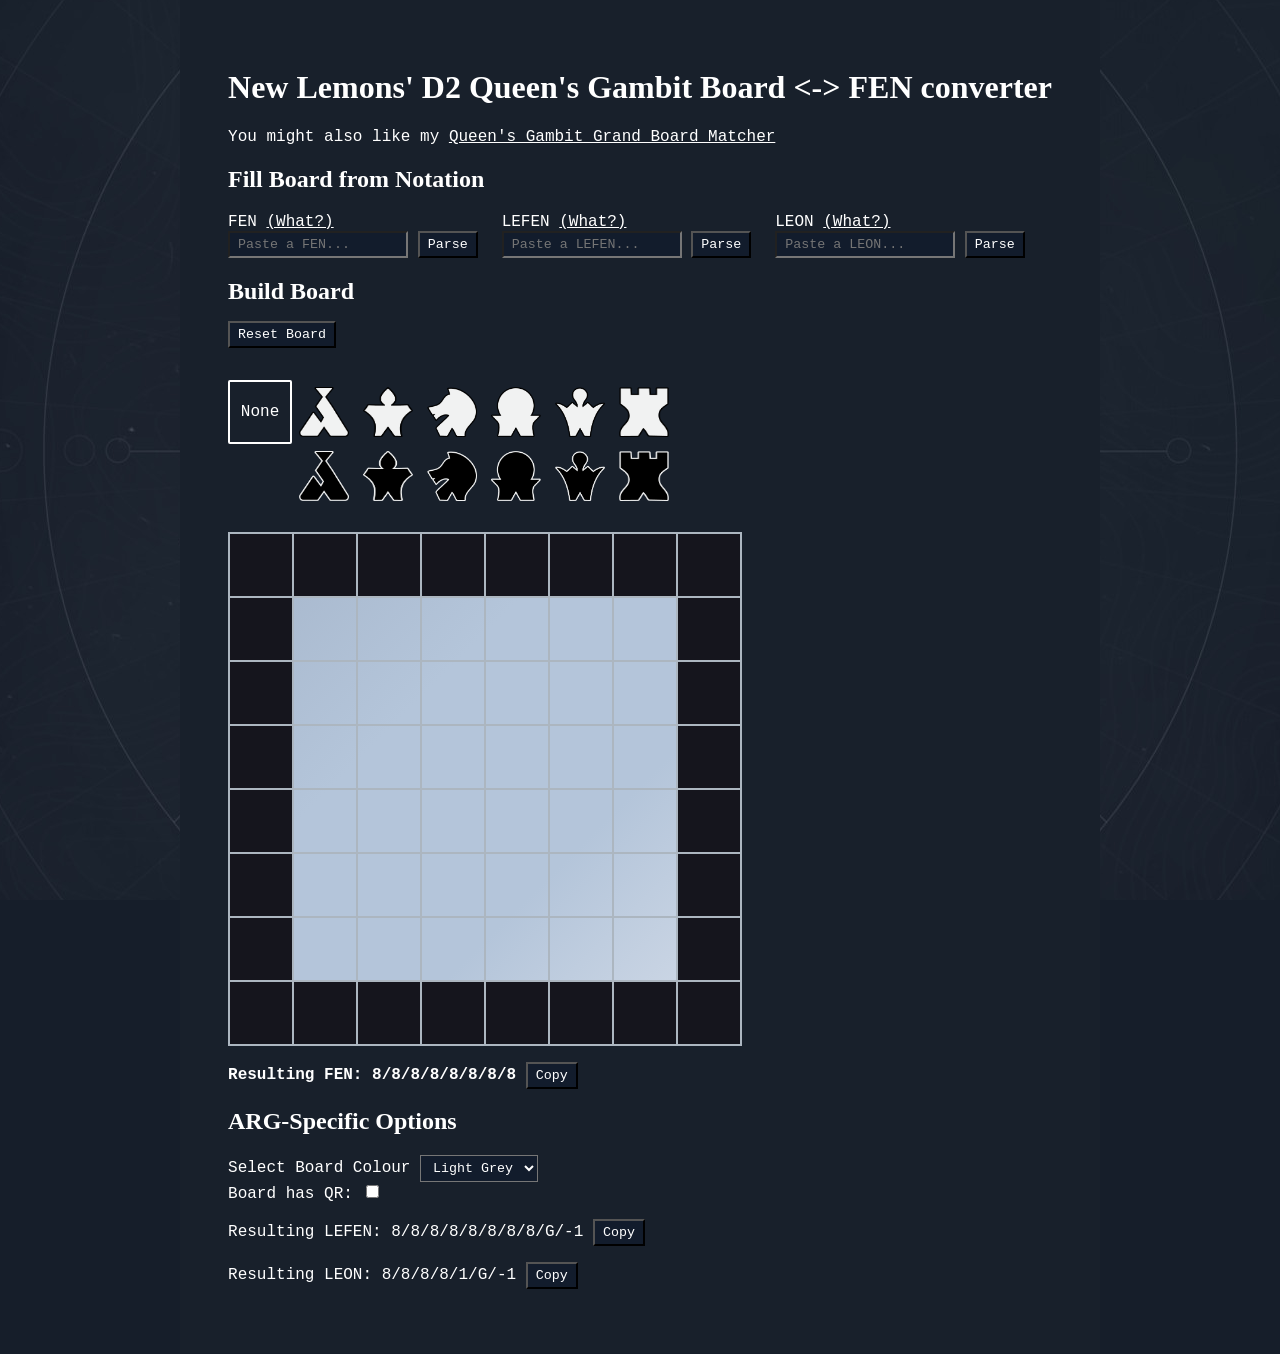
<file: index.html>
<!DOCTYPE html>
<html>
    <head>
        <link href="https://fontlay.com/css2?family=IBM+Plex+Mono:wght@400;700&display=swap" rel="stylesheet">
        <link href="https://fontlay.com/css2?family=Zilla+Slab+Highlight:wght@400;700&display=swap" rel="stylesheet">

        <link href="./index.css" rel="stylesheet">

        <script src="./notations.js"></script>

        <script>
            const myglobals = {
                COL_NAMES: ["a", "b", "c", "d", "e", "f", "g", "h"]
            };

            function imageNameFor(fenChar) {
                if (fenChar === fenChar.toUpperCase()) {
                    return `w${fenChar.toLowerCase()}`;
                }
                if (fenChar === fenChar.toLowerCase()) {
                    return `b${fenChar}`;
                }
            }

            function updateImage(element) {
                const selectedPiece = document.querySelector("#piece .selected").id;
                if (selectedPiece === "none") {
                    element.removeAttribute("data-piece");
                    element.style.backgroundImage = "";
                    return;
                }

                element.style.backgroundImage = `url('./img/${imageNameFor(selectedPiece)}.png')`;
                element.setAttribute("data-piece", selectedPiece);
            }

            function writePieceToCell(cell, fenChar) {
                console.log(fenChar);
                if (!fenChar) {
                    cell.removeAttribute("data-piece");
                    cell.style.backgroundImage = "";
                    return;
                } 

                cell.style.backgroundImage = `url('./img/${imageNameFor(fenChar)}.png')`;
                cell.setAttribute("data-piece", fenChar);
            }

            function colourToShorthand(colour) {
                switch (colour) {
                    case "var(--dark-red-gradient)":
                        return "r";
                    case "var(--light-red-gradient)":
                        return "R";
                    case "var(--dark-grey-gradient)":
                        return "g";  
                    case "var(--light-grey-gradient)":
                    default:
                        return "G";
                }
            }

            function shorthandToColour(shorthand) {
                switch (shorthand) {
                    case "r": 
                        return "var(--dark-red-gradient)";
                    case "R":
                        return "var(--light-red-gradient)";
                    case "g":
                        return "var(--dark-grey-gradient)";
                    case "G":
                    default:
                        return "var(--light-grey-gradient)";
                }
            }

            function getSelectedColourShorthand() {
                const colourSelect = document.getElementById("color");

                return colourToShorthand(colourSelect.value);
            }

            function writeBoardFromFenArray(fenArray) {
                fenArray.forEach((fenRow, y) => {
                    fenRow.forEach((fenChar, x) => {
                        const rowNumber = 8 - y;
                        const colName = myglobals.COL_NAMES[x];
                        const cell = document.getElementById("board").querySelector(`#${colName}${rowNumber}`);

                        if (!cell) return;

                        writePieceToCell(cell, fenChar);
                    })
                })
            }

            function writeColourFromShorthand(shorthand) {
                const select = document.getElementById("color");

                select.value = shorthandToColour(shorthand);
                select.dispatchEvent(new Event("change"));
            }

            function writeQRBoardFromString(qrString) {
                const qrBinary = parseInt(qrString, 16).toString(2).split("");
                qrBinary.forEach((qrBit, i) => {
                    const col = Math.floor(i / 4);
                    const row = 3 - (i % 4);

                    const inputCell = document.querySelector(`#i${row}${col}`);

                    if ((qrBit === "1") === inputCell.classList.contains("black")) {
                        inputCell.click();
                    }
                })
            }

            function writeQRFromString(qrString) {
                const checkbox = document.getElementById("has-qr")
                if (qrString === "-1" && checkbox.checked) {
                    // Wipe board then uncheck
                    writeQRBoardFromString("0000");
                    checkbox.checked = false;
                    checkbox.dispatchEvent(new Event("change"));
                } 
                else if (qrString !== "-1") {
                    if (!checkbox.checked) {
                        // Check box before filling board
                        checkbox.checked = true;
                        checkbox.dispatchEvent(new Event("change"));
                    } 
                    
                    setTimeout(() => writeQRBoardFromString(qrString), 50);
                }
            }

            function readFenInput() {
                const fenInput = document.getElementById("fen-input");
                const fenError = document.getElementById("fen-error");

                const fenString = fenInput.value;

                if (!isFen(fenString)) {
                    fenError.textContent = `${fenString} is not a valid FEN`;
                    fenInput.value = "";

                    return;
                }

                fenError.textContent = "";
                fenInput.value = "";

                const fenArray = makeArrayFromFen(fenString);

                writeBoardFromFenArray(fenArray);
            }

            function readLefenInput() {
                const lefenInput = document.getElementById("lefen-input");
                const lefenError = document.getElementById("lefen-error");

                const lefenString = lefenInput.value;

                if (!isLefen(lefenString)) {
                    lefenError.textContent = `${lefenString} is not a valid LEFEN`;
                    lefenInput.value = "";

                    return;
                }

                lefenError.textContent = "";
                lefenInput.value = "";

                const {fenArray, colour, qrString} = parseLefen(lefenString);

                writeBoardFromFenArray(fenArray);
                writeColourFromShorthand(colour);
                writeQRFromString(qrString);
            }

            function readLeonInput() {
                const leonInput = document.getElementById("leon-input");
                const leonError = document.getElementById("leon-error");

                const leonString = leonInput.value;

                if (!isLeon(leonString)) {
                    leonError.textContent = `${leonString} is not a valid LEON`;
                    leonInput.value = "";

                    return;
                }

                leonError.textContent = "";
                leonInput.value = "";

                const {fenArray, colour, qrString} = parseLeon(leonString);

                writeBoardFromFenArray(fenArray);
                writeColourFromShorthand(colour);
                writeQRFromString(qrString);
            }

            function updateNotations() {
                const boardCells = Array.from(document.querySelectorAll(".cell"))
                const fenArray = readFenArrayFromCells(boardCells);

                const hasQr = document.getElementById("has-qr").checked;
                const qrCells = Array.from(document.getElementById("qr-board").querySelectorAll(".qr-cell"));
                const qrString = hasQr ? readQRFromCells(qrCells) : "-1";

                const colour = getSelectedColourShorthand();
                
                document.getElementById("fen").textContent = makeFenFromArray(fenArray);
                document.getElementById("lefen").textContent = makeLefenFromArray(fenArray, colour, qrString);
                document.getElementById("leon").textContent = makeLeonFromArray(fenArray, colour, qrString);
            }

            function resetBoard() {
                writeBoardFromFenArray(makeArrayFromFen("8/8/8/8/8/8/8/8"));
                writeColourFromShorthand("G");
                writeQRFromString("-1");
            }

            function init() {
                // Handle changes to the board color selector
                document.getElementById("color").addEventListener("change", (event) => {
                    event.stopPropagation();
                    const newColor = event.target.value;

                    document.getElementById("board").style.background = `var(--grid-gradient) 0 0/64px 64px, ${newColor} 0 0/512px 512px`;
                    
                    updateNotations();
                });

                document.getElementById("has-qr").addEventListener("change", (event) => {
                    if (event.target.checked) {
                        document.getElementById("qr-input").classList.add("visible");
                        document.getElementById("qr-board").classList.add("visible");
                    } else {
                        document.getElementById("qr-input").classList.remove("visible");
                        document.getElementById("qr-board").classList.remove("visible");
                    }

                    updateNotations();
                })

                // Handle changes to the QR input
                document.getElementById("qr-input").addEventListener("click", (event) => {
                    event.stopPropagation();

                    const cellId = event.target.getAttribute("data-cell");
                    
                    event.target.classList.toggle("black");
                    document.getElementById("qr-board").querySelector(`#b${cellId}`).classList.toggle("black");

                    updateNotations();
                })

                // Handle changes to the selected piece
                document.getElementById("piece").addEventListener("click", (event) => {
                    event.stopPropagation();

                    Array.from(event.currentTarget.querySelectorAll(["#none", "img"])).forEach(
                        (element) => element.classList.remove("selected")
                    );
                    event.target.classList.add("selected");
                });

                // Handle board clicks
                document.getElementById("board").addEventListener("click", (event) => {
                    const target = event.target.classList.contains("cell") ? event.target : event.parent;

                    if (!target.classList.contains("cell")) {
                        return;
                    } else if (target.classList.contains("center")) {
                        Array.from(document.querySelectorAll(".center")).forEach(updateImage);
                    } else {
                        updateImage(target);
                    }

                    updateNotations();
                });

                // Draw board from submitted FEN
                document.getElementById("fen-submit").addEventListener("click", event => {
                    event.stopPropagation();
                    readFenInput();
                    updateNotations();
                });

                document.getElementById("lefen-submit").addEventListener("click", event => {
                    event.stopPropagation();
                    readLefenInput();
                    updateNotations();
                });

                document.getElementById("leon-submit").addEventListener("click", event => {
                    event.stopPropagation();
                    readLeonInput();
                    updateNotations();
                });

                // Empty the board
                document.getElementById("reset-board").addEventListener("click", event => {
                    event.stopPropagation();
                    resetBoard();
                    updateNotations();
                });

                // Copy notation to clipboard
                ["fen", "lefen", "leon"].forEach(notationType => {
                    document.getElementById(`copy-${notationType}`).addEventListener("click", event => {
                        const notation = document.getElementById(notationType).textContent;

                        navigator.clipboard.writeText(notation);
                    });
                });
            }
        </script>
    </head>
    <body>
        <div id="main-container">
            <h1>New Lemons' D2 Queen's Gambit Board &lt;-&gt; FEN converter</h1>
            <p>You might also like my <a href="./board-matcher.html" target="_blank">Queen's Gambit Grand Board Matcher</a></p>

            <h2>Fill Board from Notation</h2>

            <div id="input-fields">
                <div>
                    <label for="fen-input">FEN <a href="https://github.com/afriestad/chesstiny?tab=readme-ov-file#fen--forsythedwards-notation" target="_blank">(What?)</a></label>
                    <div>
                        <input id="fen-input" name="fen-input" type="text" placeholder="Paste a FEN..." />
                        <button id="fen-submit">Parse</button>
                    </div>
                    <div id="fen-error"></div>
                </div>

                <div>
                    <label for="lefen-input">LEFEN <a href="https://github.com/afriestad/chesstiny?tab=readme-ov-file#lefen--lemons-extended-forsythedwards-notation" target="_blank">(What?)</a></label>
                    <div>
                        <input id="lefen-input" name="lefen-input" type="text" placeholder="Paste a LEFEN..." />
                        <button id="lefen-submit">Parse</button>
                    </div>
                    <div id="lefen-error"></div>
                </div>

                <div>
                    <label for="leon-input">LEON <a href="https://github.com/afriestad/chesstiny?tab=readme-ov-file#leon--lemons-edge-optimised-notation" target="_blank">(What?)</a></label>
                    <div>
                        <input id="leon-input" name="leon-input" type="text" placeholder="Paste a LEON..." />
                        <button id="leon-submit">Parse</button>
                    </div>
                    <div id="leon-error"></div>
                </div>
            </div>

            <h2>Build Board</h2>

            <div style="margin: -4px 0 32px;">
                <button id="reset-board">Reset Board</button>
            </div>

            <div id="piece">
                <div class="piece-row">
                    <div id="none" class="image empty selected">None</div>

                    <img id="B" class="image" src="./img/wb.png" />
                    <img id="K" class="image" src="./img/wk.png" />
                    <img id="N" class="image" src="./img/wn.png" />
                    <img id="P" class="image" src="./img/wp.png" />
                    <img id="Q" class="image" src="./img/wq.png" />
                    <img id="R" class="image" src="./img/wr.png" />
                </div>
                <div class="piece-row">
                    <img id="b" class="image" src="./img/bb.png" />
                    <img id="k" class="image" src="./img/bk.png" />
                    <img id="n" class="image" src="./img/bn.png" />
                    <img id="p" class="image" src="./img/bp.png" />
                    <img id="q" class="image" src="./img/bq.png" />
                    <img id="r" class="image" src="./img/br.png" />
                </div>
            </div>

            <div id="board">
                <div id="qr-board">
                    <div id="b00" class="qr-cell"></div>
                    <div id="b10" class="qr-cell"></div>
                    <div id="b20" class="qr-cell"></div>
                    <div id="b30" class="qr-cell"></div>
                
                    <div id="b01" class="qr-cell"></div>
                    <div id="b11" class="qr-cell"></div>
                    <div id="b21" class="qr-cell"></div>
                    <div id="b31" class="qr-cell"></div>
                
                    <div id="b02" class="qr-cell"></div>
                    <div id="b12" class="qr-cell"></div>
                    <div id="b22" class="qr-cell"></div>
                    <div id="b32" class="qr-cell"></div>
                
                    <div id="b03" class="qr-cell"></div>
                    <div id="b13" class="qr-cell"></div>
                    <div id="b23" class="qr-cell"></div>
                    <div id="b33" class="qr-cell"></div>
                </div>

                <div id="center">
                    <div id="d5" class="center cell bottom right"></div>
                    <div id="e5" class="center cell bottom"></div>
                    <div id="d4" class="center cell right"></div>
                    <div id="e4" class="center cell"></div>
                </div>

                <div id="a8" class="cell top left"></div>
                <div id="b8" class="cell top"></div>
                <div id="c8" class="cell top"></div>
                <div id="d8" class="cell top"></div>
                <div id="e8" class="cell top"></div>
                <div id="f8" class="cell top"></div>
                <div id="g8" class="cell top"></div>
                <div id="h8" class="cell top"></div>

                <div id="a7" class="cell left"></div>
                <div class="pusher-6"></div>
                <div id="h7" class="cell right"></div>

                <div id="a6" class="cell left"></div>
                <div class="pusher-6"></div>
                <div id="h6" class="cell right"></div>

                <div id="a5" class="cell left"></div>
                <div class="pusher-6"></div>
                <div id="h5" class="cell right"></div>

                <div id="a4" class="cell left"></div>
                <div class="pusher-6"></div>
                <div id="h4" class="cell right"></div>

                <div id="a3" class="cell left"></div>
                <div class="pusher-6"></div>
                <div id="h3" class="cell right"></div>

                <div id="a2" class="cell left"></div>
                <div class="pusher-6"></div>
                <div id="h2" class="cell right"></div>

                <div id="a1" class="cell left"></div>
                <div id="b1" class="cell bottom"></div>
                <div id="c1" class="cell bottom"></div>
                <div id="d1" class="cell bottom"></div>
                <div id="e1" class="cell bottom"></div>
                <div id="f1" class="cell bottom"></div>
                <div id="g1" class="cell bottom"></div>
                <div id="h1" class="cell"></div>
            </div>

            <p>
                <b>Resulting FEN:</b> <b id="fen">8/8/8/8/8/8/8/8</b> <button id="copy-fen">Copy</button>
            </p>

            <h2>ARG-Specific Options</h2>

            <div>
                <label for="color">Select Board Colour</label>
                <select name="color" id="color" autocomplete="off">
                    <option class="light-grey" value="var(--light-grey-gradient)">Light Grey</option>
                    <option class="dark-grey" value="var(--dark-grey-gradient)">Dark Grey</option>
                    <option class="light-red" value="var(--light-red-gradient)">Light Red</option>
                    <option class="dark-red" value="var(--dark-red-gradient)">Dark Red</option>
                </select>
            </div>

            <div>
                <label for="has-qr">Board has QR:</label>
                <input id="has-qr" name="has-qr" type="checkbox" autocomplete="off" />
            </div>

            <div id="qr-input">
                <div id="i00" data-cell="00" class="qr-cell"></div>
                <div id="i10" data-cell="10" class="qr-cell"></div>
                <div id="i20" data-cell="20" class="qr-cell"></div>
                <div id="i30" data-cell="30" class="qr-cell"></div>
            
                <div id="i01" data-cell="01" class="qr-cell"></div>
                <div id="i11" data-cell="11" class="qr-cell"></div>
                <div id="i21" data-cell="21" class="qr-cell"></div>
                <div id="i31" data-cell="31" class="qr-cell"></div>
            
                <div id="i02" data-cell="02" class="qr-cell"></div>
                <div id="i12" data-cell="12" class="qr-cell"></div>
                <div id="i22" data-cell="22" class="qr-cell"></div>
                <div id="i32" data-cell="32" class="qr-cell"></div>
            
                <div id="i03" data-cell="03" class="qr-cell"></div>
                <div id="i13" data-cell="13" class="qr-cell"></div>
                <div id="i23" data-cell="23" class="qr-cell"></div>
                <div id="i33" data-cell="33" class="qr-cell"></div>
            </div>

            <p>
                Resulting LEFEN: <span id="lefen">8/8/8/8/8/8/8/8/G/-1</span> <button id="copy-lefen">Copy</button>
            </p>

            <p>
                Resulting LEON: <span id="leon">8/8/8/8/1/G/-1</span> <button id="copy-leon">Copy</button>
            </p>

        </div>
        <script>
            window.onload = init();
        </script>
    </body>
</html>
</file>
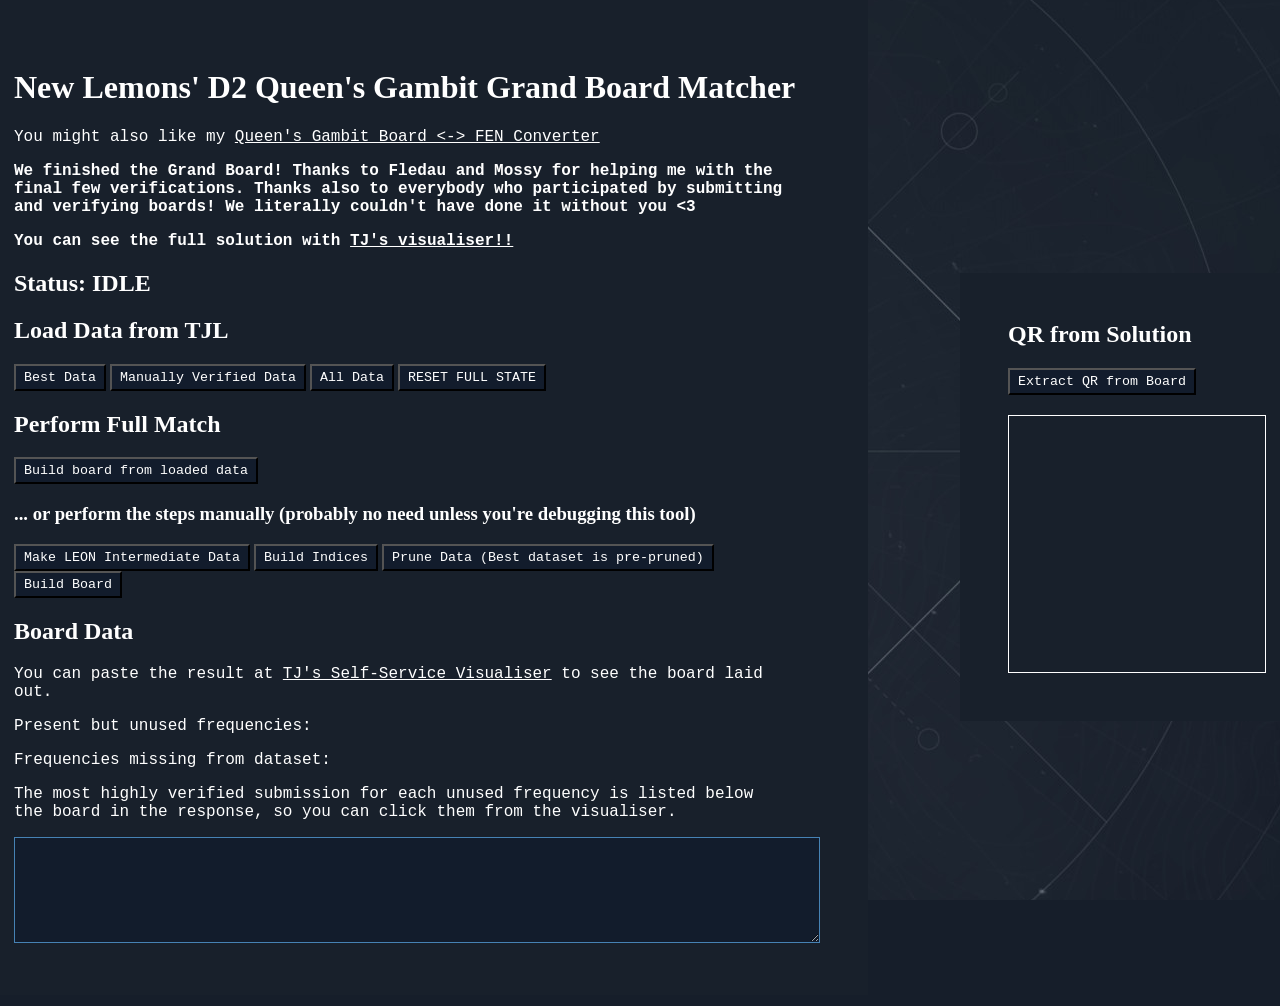
<file: board-matcher.html>
<!DOCTYPE html>
<html>
    <head>
        <link href="https://fontlay.com/css2?family=IBM+Plex+Mono:wght@400;700&display=swap" rel="stylesheet">
        <link href="https://fontlay.com/css2?family=Zilla+Slab+Highlight:wght@400;700&display=swap" rel="stylesheet">

        <style>
            #main-container, #qr-container {
                padding: 48px;
                background-color: #18202b;
            }
            
            #board-data {
                width: 800px;
                min-height: 100px;
                border: 1px solid steelblue;
            }

            #qr-header {
                margin: 0;
            }

            #extract-qr {
                margin: 20px 0;
            }

            #qr-board {
                width: calc(4 * 16 * 4px);
                height: calc(4 * 16 * 4px);
                border: 1px solid white;

                display: flex;
                flex-flow: row wrap;
            }

            body {
                display: flex;
                justify-content: center;
                align-items: center;
                width: 100vw;
                min-height: 100vh;
                margin: 0;

                gap: 92px;

                background: #161e2a url('./img/horizon.jpg') center center fixed;
            }

            p, button, textarea, a {
                font-family: "IBM Plex Mono", "MS Shell Dlg \\32", monospace;
                color: white;
            }

            h1, h2, h3 {
                font-family: "Zilla Slab Highlight", serif;
                color: white;
            }

            textarea {
                background-color: #121c2c;
            }

            button {
                padding: 4px 8px;
                background-color: #121c2c;
            }

            p {
                max-width: 80ch;
                word-wrap: break-word;
            }
        </style>

        <script src="./notations.js"></script>
        <script src="./tjlInterop.js"></script>
        <script src="./boardBuilder.js"></script>

        <script>
            let myglobals = makeEmptyGlobals();

            function makeEmptyGlobals() {
                return {
                    rawData: null,
                    intermediateData: null,
                    indices: {
                        sequence: {},
                        top: {},
                        bottom: {},
                        left: {},
                        right: {},
                    },
                    solution: null,
                };
            }

            function reset() {
                myglobals = makeEmptyGlobals();

                document.getElementById("board-data").value = "";
                document.getElementById("unused-freqs").textContent = "";
                document.getElementById("missing-freqs").textContent = "";
                setIdle();
            }

            function setWorking() {
                const element = document.getElementById("status");
                element.style.color = "gold";
                element.textContent = "Status: WORKING";
            }

            function setIdle() {
                const element = document.getElementById("status");
                element.style.color = "white";
                element.textContent = "Status: IDLE";
            }

            async function fetchData(confidence) {
                setWorking();
                return fetch(`https://tjl.co/queens-gambit-arg/${confidence}.json`).then(
                    req => req.json()
                ).then(
                    data => {myglobals.rawData = data; setIdle()}
                );
            }

            function makeIntermediate() {
                if (!myglobals.rawData) {
                    return;
                }

                setWorking()

                const tjlIds = Object.keys(myglobals.rawData);

                const intermediateData = {}
                for (let id of tjlIds) {
                    const {symbols, ...rest} = myglobals.rawData[id];
                    
                    const fenSymbols = tjlSymbolsToFenSymbols(symbols)

                    const {left, right, top, bottom} = parseSides(fenSymbols);

                    intermediateData[id] = {fenSymbols, left, right, top, bottom, ...rest};
                }

                myglobals.intermediateData = intermediateData;

                setIdle();
            }

            function buildIndices() {
                if (!myglobals.intermediateData) {
                    return;
                }

                setWorking();
                const tjlIds = Object.keys(myglobals.intermediateData);

                for (const id of tjlIds) {
                    const {sequence, top, left, bottom, right} = myglobals.intermediateData[id];

                    if (myglobals.indices.sequence[sequence]) {
                        myglobals.indices.sequence[sequence].push(id);
                    } else {
                        myglobals.indices.sequence[sequence] = [id];
                    }

                    if (myglobals.indices.top[top]) {
                        myglobals.indices.top[top].push(id);
                    } else {
                        myglobals.indices.top[top] = [id];
                    }

                    if (myglobals.indices.bottom[bottom]) {
                        myglobals.indices.bottom[bottom].push(id);
                    } else {
                        myglobals.indices.bottom[bottom] = [id];
                    }

                    if (myglobals.indices.left[left]) {
                        myglobals.indices.left[left].push(id);
                    } else {
                        myglobals.indices.left[left] = [id];
                    }
                    
                    if (myglobals.indices.right[right]) {
                        myglobals.indices.right[right].push(id);
                    } else {
                        myglobals.indices.right[right] = [id];
                    }
                }
                setIdle();
            }

            function findHighestValidated(tjlIds) {
                let currMax = Number.NEGATIVE_INFINITY;
                let currId = null;

                for (const id of tjlIds) {
                    const board = myglobals.intermediateData[id];

                    const score = (board.verified ?? 0) * 3 + (board.communityVerified ?? 0) * 1 + (+(board.aion === "correct") * 1000);
                    if (score > currMax) {
                        currMax = score;
                        currId = id;
                    }
                }

                return currId;
            }

            function pruneData() {
                setWorking();
                const sequences = Object.keys(myglobals.indices.sequence)

                if (sequences.length === 0) return;

                for (const sequence of sequences) {
                    const submissionIds = myglobals.indices.sequence[sequence];

                    if (submissionIds.length <= 1) continue;

                    const bestSubmissionId = findHighestValidated(submissionIds)

                    submissionIds.forEach(subId => {
                        if (subId === bestSubmissionId) return;
                        const {top, right, left, bottom} = myglobals.intermediateData[subId];

                        myglobals.indices.top[top] = myglobals.indices.top[top].filter(id => id !== subId);
                        myglobals.indices.bottom[bottom] = myglobals.indices.bottom[bottom].filter(id => id !== subId);
                        myglobals.indices.left[left] = myglobals.indices.left[left].filter(id => id !== subId);
                        myglobals.indices.right[right] = myglobals.indices.right[right].filter(id => id !== subId);
                        
                        delete myglobals.intermediateData[subId];
                    });

                    myglobals.indices.sequence[sequence] = [bestSubmissionId];
                }

                setIdle();
            }

            function buildAndPresentBoard() {
                setWorking();
                setTimeout(() => {
                    const board = buildBoard();
                    myglobals.solution = board;

                    document.getElementById("board-data").value = JSON.stringify(board, null, 2);
                    setIdle();
                }, 50);   
            }

            function matchFromRawData() {
                setWorking();

                setTimeout(() => {
                    makeIntermediate();
                    buildIndices();
                    pruneData();
                    buildAndPresentBoard();
                    
                    setIdle();
                }, 50);
            }

            function getColorForBit(qrBit) {
                switch (qrBit) {
                    case 1:
                        return "black";
                    case 0:
                        return "white";
                    default:
                        return "transparent";
                }
            }

            function drawQrFromSolution() {
                if (!myglobals.solution) {
                    return;
                }

                setWorking();

                setTimeout(() => {
                    const qrBoardPieces = myglobals.solution[1];

                    const qrBits = Array.from(Array(64)).map(e => Array(64).fill(null));

                    qrBoardPieces.forEach((row, outerRowIndex) => {
                        row.forEach((tjlId, outerColIndex) => {
                            const data = myglobals.intermediateData[tjlId];

                            if (!data?.hasQR) {
                                return;
                            }

                            for (let innerRowIndex = 0; innerRowIndex < 4; innerRowIndex++) {
                                for (let innerColIndex = 0; innerColIndex < 4; innerColIndex++) {
                                    const globalRowIndex = 4 * outerRowIndex + innerRowIndex;
                                    const globalColIndex = 4 * outerColIndex + innerColIndex;

                                    qrBits[globalRowIndex][globalColIndex] = data.qrData?.[innerRowIndex][innerColIndex] ?? null
                                }
                            }
                        });
                    });

                    const qrBoard = document.getElementById("qr-board");
                    qrBoard.textContent = "";

                    qrBits.forEach(qrBitRow => {
                        qrBitRow.forEach(qrBit => {
                            const bitDiv = document.createElement("div");
                            bitDiv.style.width = "4px";
                            bitDiv.style.height = "4px";
                            bitDiv.style.backgroundColor = getColorForBit(qrBit);
                            qrBoard.appendChild(bitDiv)
                        });
                    });

                    setIdle();
                }, 50)
            }

            function init() {
                // Data loaders for data from TJL
                ["data-best", "data-verified", "data"].forEach(dataset => {
                    document.getElementById(dataset).addEventListener("click", (event) => {
                        event.stopPropagation();
                        fetchData(dataset);
                    });
                })

                // Make intermediate data
                document.getElementById("make-intermediate").addEventListener("click", (event) => {
                    event.stopPropagation();
                    makeIntermediate();
                });

                // Build indices from intermediate data
                document.getElementById("build-indices").addEventListener("click", (event) => {
                    event.stopPropagation();
                    buildIndices();
                });

                // Prune data and indices
                document.getElementById("prune-data").addEventListener("click", (event) => {
                    event.stopPropagation();
                    pruneData();
                });

                // Build the board
                document.getElementById("build-board").addEventListener("click", (event) => {
                    event.stopPropagation();
                    buildAndPresentBoard();
                });

                // Do it all in one
                document.getElementById("build-board-from-raw").addEventListener("click", (event) => {
                    event.stopPropagation();
                    matchFromRawData();
                });

                // Extract the QR data from solution
                document.getElementById("extract-qr").addEventListener("click", (event) => {
                    event.stopPropagation();
                    drawQrFromSolution();
                })

                // Reset state
                document.getElementById("reset-state").addEventListener("click", (event) => {
                    event.stopPropagation();
                    reset();
                });
            }
        </script>
    </head>
    <body>
        <div id="main-container">
            <h1>New Lemons' D2 Queen's Gambit Grand Board Matcher</h1>
            <p>You might also like my <a href="./index.html" target="_blank">Queen's Gambit Board &lt;-&gt; FEN Converter</a></p>
            <p style="font-weight: bold;">We finished the Grand Board! Thanks to Fledau and Mossy for helping me with the final few verifications. Thanks also to everybody who participated by submitting and verifying boards! We literally couldn't have done it without you &lt;3</p>
            <p style="font-weight: bold;">You can see the full solution with <a href="https://tjl.co/queens-gambit-arg/solution.php" target="_blank">TJ's visualiser!!</a></p>
            <h2 id="status">Status: IDLE</h2>
            <h2>Load Data from TJL</h2>
            <div>
                <button id="data-best">Best Data</button>
                <button id="data-verified">Manually Verified Data</button>
                <button id="data">All Data</button>
                <button id="reset-state">RESET FULL STATE</button>
            </div>

            <h2>Perform Full Match</h2>
            <div>
                <button id="build-board-from-raw">Build board from loaded data</button>
            </div>

            <h3>... or perform the steps manually (probably no need unless you're debugging this tool)</h3>
            <div>
                <button id="make-intermediate">Make LEON Intermediate Data</button>
                <button id="build-indices">Build Indices</button>
                <button id="prune-data">Prune Data (Best dataset is pre-pruned)</button>
                <button id="build-board">Build Board</button>
            </div>

            <h2>Board Data</h2>
            <p>You can paste the result at <a href="https://tjl.co/queens-gambit-arg/self-service-matches.php" target="_blank">TJ's Self-Service Visualiser</a> to see the board laid out.</p>
            <p>Present but unused frequencies: <span id="unused-freqs"></span></p>
            <p>Frequencies missing from dataset:<span id="missing-freqs"></span></p>
            <p>The most highly verified submission for each unused frequency is listed below the board in the response, so you can click them from the visualiser.</p>
            <div>
                <textarea id="board-data"></textarea>
            </div>
        </div>

        <div id="qr-container">
            <h2 id="qr-header">QR from Solution</h2>
            <button id="extract-qr">Extract QR from Board</button>
            <div id="qr-board"></div>
        </div>
        
        <script>
            window.onload = init();
        </script>
    </body>
</html>
</file>
<file: index.css>
:root {
    --border-width: 2px;
    --border: var(--border-width) solid transparent;
    --size: 64px;
    --half-size: calc(var(--size) / 2);

    --grid-gradient: conic-gradient(from 90deg at var(--border-width) var(--border-width), transparent 25%, #acb6c0 0);

    --light-grey-gradient: linear-gradient(to bottom right, #a5b5ca 0%, #b4c5da 35%, #b4c5da 65%, #d5dde9 100%);
    --dark-grey-gradient: linear-gradient(to bottom right, #384155 0%, #5a6572 35%, #5a6572 65%, #878f97 100%);
    --light-red-gradient: linear-gradient(to bottom right, #8b5154 0%, #c97c83 35%, #c97c83 65%, #dd99a4 100%);
    --dark-red-gradient: linear-gradient(to bottom right, #351a21 0%, #70112c 35%, #70112c 65%, #a5112c 100%);
}

#main-container {
    max-width: 900px;
    padding: 48px;
    background-color: #18202b;
}

#input-fields {
    display: flex;
    flex-flow: row nowrap;

    gap: 24px;
}

#qr-input {
    display: none;

    flex-flow: row wrap;

    padding: 16px;

    width: calc(4 * var(--half-size));
    height: calc(4 * var(--half-size));
}

#qr-input .qr-cell {
    width: var(--half-size);
    height: var(--half-size);
}

#board {
    width: calc(8 * var(--size) + var(--border-width));
    height: calc(8 * var(--size) + var(--border-width));

    display: flex;
    flex-flow: row wrap;
    position: relative;

    background: var(--grid-gradient) 0 0/64px 64px, var(--light-grey-gradient) 0 0/512px 512px;
}

#qr-board {
    display: none;

    position: absolute;

    top: calc(2 * var(--size) + var(--border-width));
    left: calc(2 * var(--size) + var(--border-width));

    flex-flow: row wrap;

    max-width: calc(4 * var(--size));
}

#qr-board .qr-cell {
    width: var(--size);
    height: var(--size);
}

#center {
    position: absolute;

    top: calc(3 * var(--size) + var(--border-width));
    left: calc(3 * var(--size) + var(--border-width));

    display: flex;
    flex-flow: row wrap;

    max-width: calc(2 * var(--size));
}

#piece {
    display: flex;
    flex-flow: column nowrap;
    align-items: flex-end;

    width: min-content;

    padding-bottom: 24px;
}

#piece #none, #piece img {
    box-sizing: border-box;
    width: var(--size);
    height: var(--size);
    border-radius: 2px;
}

#fen-error {
    color: red;
}

#qr-input.visible, #qr-board.visible {
    display: flex;
}

.qr-cell {
    box-sizing: border-box;
    background-clip: padding-box;

    border-right: 2px solid transparent;
    border-bottom: 2px solid transparent;
    background-color: white;
}

.black {
    background-color: black;
}

.piece-row {
    display: flex;
    flex-flow: row nowrap;
}

.cell {
    box-sizing: border-box;
    background-clip: padding-box;
    width: var(--size);
    height: var(--size);
    border-bottom: var(--border);
    border-right: var(--border);

    cursor: pointer;

    background-color: #15151d;
    background-position: center;
    background-repeat: no-repeat;
    background-size: 48px 48px;
}

.top {
    height: calc(var(--size) + var(--border-width));
    border-top: var(--border);
}

.left {
    width: calc(var(--size) + var(--border-width));
    border-left: var(--border);
}

.bottom {
    border-top: var(--border);
    height: calc(var(--size) + var(--border-width));
    margin-top: -2px;
}

.right {
    border-left: var(--border);
    width: calc(var(--size) + var(--border-width));
    margin-left: -2px;
}

.center {
    background-color: transparent;
}

.pusher-6 {
    width: calc(6 * var(--size));
}

.pusher-2 {
    width: calc(2 * var(--size));
}

.image {
    width: 48px;
    height: 48px;
    padding: 7px;
    text-align: center;
}

.empty {
    display: flex;
    align-items: center;
    justify-content: center;
}

.selected {
    border: var(--border-width) solid white;
    padding: 5px;
}

.light-grey {
    background-color: #b4c5da;
    color: #15151d;
}

.dark-grey {
    background-color: #5a6572;
}

.light-red {
    background-color: #c97c83;
    color: #15151d;
}

.dark-red {
    background-color: #70112c;
}

body {
    display: flex;
    justify-content: center;
    align-items: center;
    width: 100vw;
    min-height: 100vh;
    margin: 0;

    background: #161e2a url('./img/horizon.jpg') center center fixed;
}

p, button, textarea, a, label, select, div, input {
    font-family: "IBM Plex Mono", "MS Shell Dlg \\32", monospace;
    color: white;
}

h1, h2, h3 {
    font-family: "Zilla Slab Highlight", serif;
    color: white;
}

textarea {
    background-color: #121c2c;
}

button, select, input[type="text"] {
    padding: 4px 8px;
    background-color: #121c2c;
}

p {
    max-width: 80ch;
    word-wrap: break-word;
}
</file>
